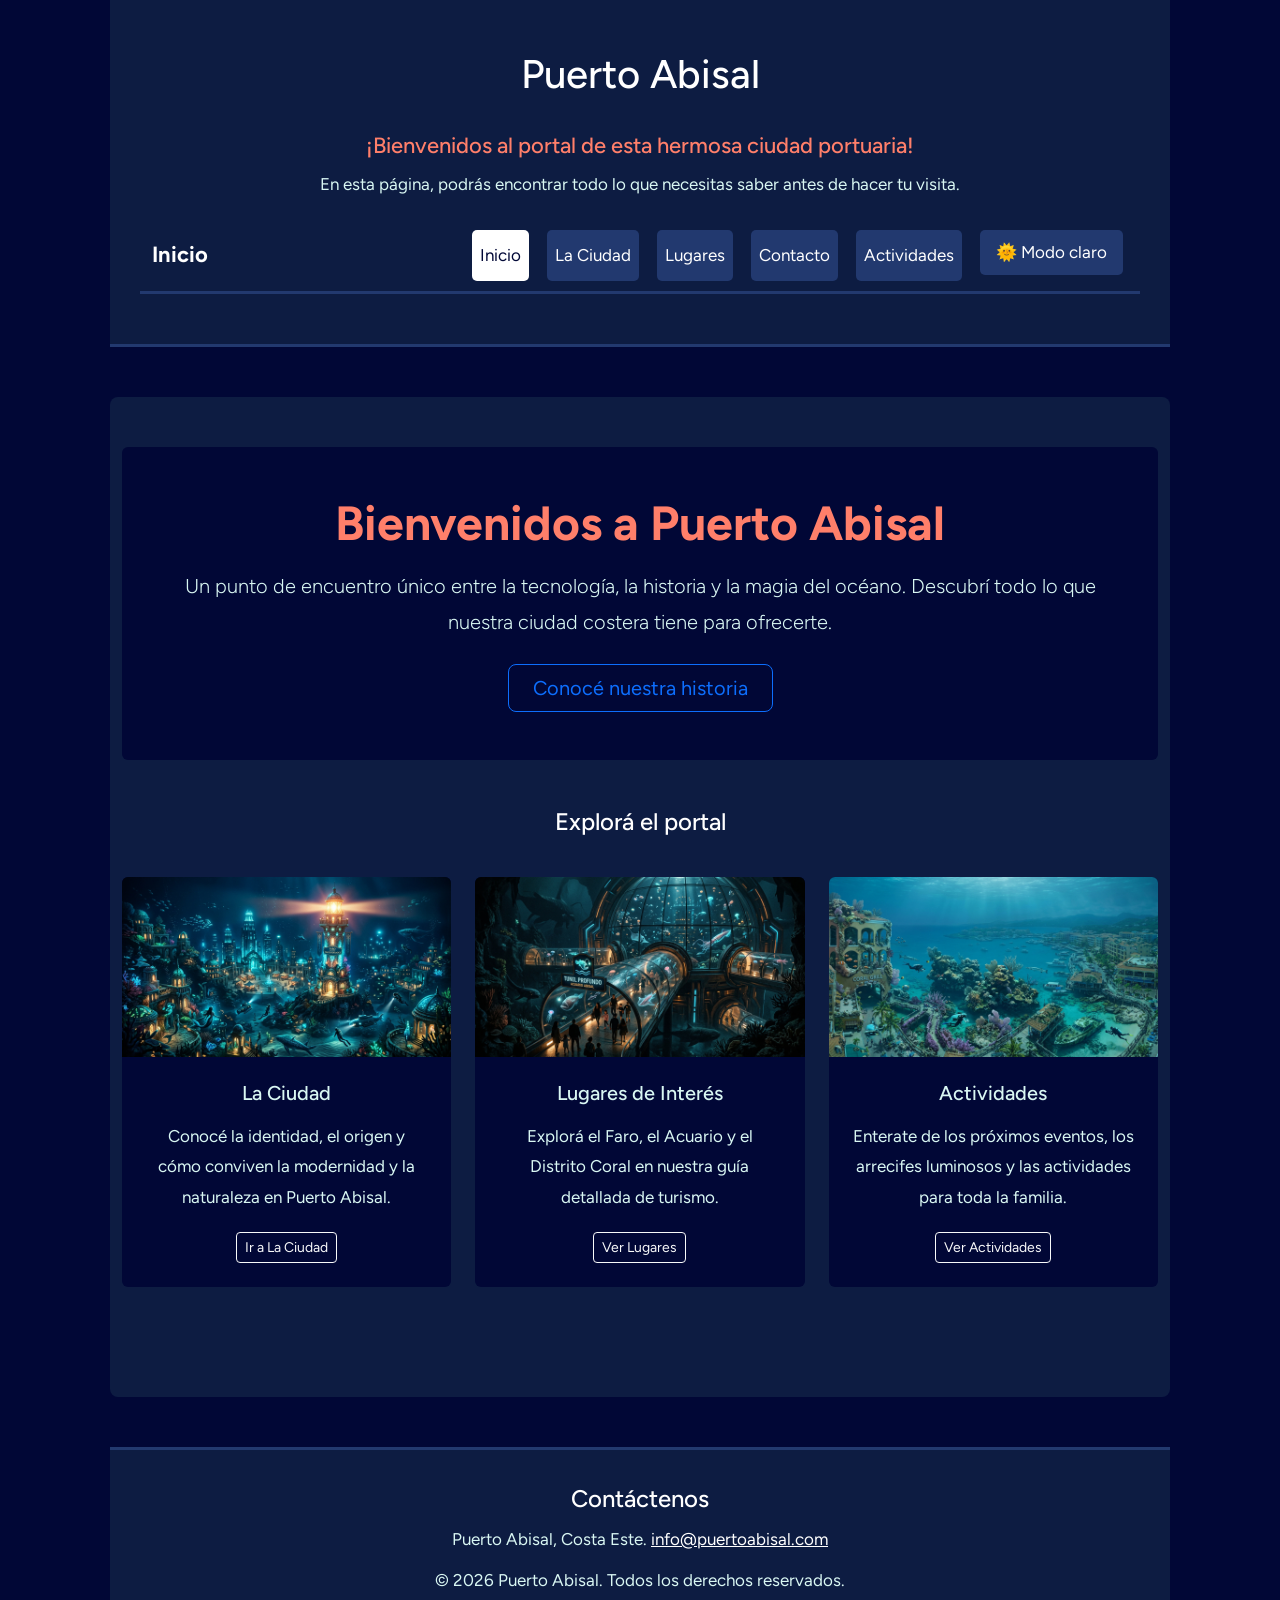
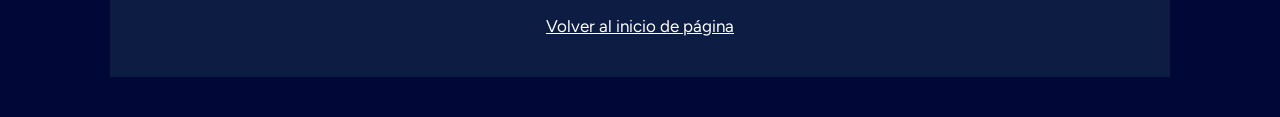
<file: index.html>
<!DOCTYPE html>
<html lang="es">
<head>
    <meta charset="UTF-8">
    <meta name="viewport" content="width=device-width, initial-scale=1.0">
    <link rel="preconnect" href="https://fonts.googleapis.com">
    <link rel="preconnect" href="https://fonts.gstatic.com" crossorigin>
    <link href="https://fonts.googleapis.com/css2?family=Figtree:ital,wght@0,300..900;1,300..900&display=swap" rel="stylesheet">
    <link href="https://cdn.jsdelivr.net/npm/bootstrap@5.3.3/dist/css/bootstrap.min.css" rel="stylesheet">
    <link rel="stylesheet" href="css/estilos.css">
    <title>Inicio - Puerto Abisal</title>
</head>

<body>

    <header>
        <h1>Puerto Abisal</h1>
        <h2>¡Bienvenidos al portal de esta hermosa ciudad portuaria!</h2>
        <p>En esta página, podrás encontrar todo lo que necesitas saber antes de hacer tu visita.</p>
        
        <nav class="navbar navbar-expand-lg navbar-dark bg-custom-navbar">
            <div class="container-fluid">
                <a class="navbar-brand">Inicio</a>
                <button class="navbar-toggler" type="button" data-bs-toggle="collapse" data-bs-target="#navbarNav" aria-controls="navbarNav" aria-expanded="false" aria-label="Toggle navigation">
                    <span class="navbar-toggler-icon"></span>
                </button>
                <div class="collapse navbar-collapse" id="navbarNav">
                    <ul class="navbar-nav ms-auto">
                        <li class="nav-item">
                            <a class="nav-link active" href="index.html">Inicio</a>
                        </li>
                        <li class="nav-item">
                            <a class="nav-link" href="ciudad.html">La Ciudad</a>
                        </li>
                        <li class="nav-item">
                            <a class="nav-link" href="lugares.html">Lugares</a>
                        </li>
                        <li class="nav-item">
                            <a class="nav-link" href="contacto.html">Contacto</a>
                        </li>
                        <li class="nav-item">
                            <a class="nav-link" href="actividades.html">Actividades</a>
                        </li>
                        <li class="nav-item">
                            <a class="nav-link btn btn-outline-primary px-3" id="boton-modo-claro">Modo Claro</a>
                        </li>
                    </ul>
                </div>
            </div>
        </nav>
    </header>

    <main class="container my-5">
        
        <!-- SECCIÓN HERO DE BIENVENIDA -->
        <section class="p-5 mb-5 rounded text-center tarjeta-abisal">
            <h2 class="display-5 fw-bold mb-3">Bienvenidos a Puerto Abisal</h2>
            <p class="lead mb-4">
                Un punto de encuentro único entre la tecnología, la historia y la magia del océano. Descubrí todo lo que nuestra ciudad costera tiene para ofrecerte.
            </p>
            <a href="ciudad.html" class="btn btn-outline-primary btn-lg px-4">Conocé nuestra historia</a>
        </section>

        <!-- ACCESOS DIRECTOS A LAS DEMÁS SECCIONES -->
        <section class="row g-4 text-center">
            <h3 class="mb-3">Explorá el portal</h3>
            
            <!-- Tarjeta 1: La Ciudad -->
            <div class="col-md-4">
                <div class="card h-100 tarjeta-abisal border-0">
                    <img src="Imagenes/FaroPuertoAbisal.jpg" class="card-img-top rounded-top" alt="Faro de Puerto Abisal">
                    <div class="card-body p-4 d-flex flex-column">
                        <h4 class="h5 mb-3">La Ciudad</h4>
                        <p class="card-text">Conocé la identidad, el origen y cómo conviven la modernidad y la naturaleza en Puerto Abisal.</p>
                        <a href="ciudad.html" class="btn btn-outline-light btn-sm mt-auto mx-auto">Ir a La Ciudad</a>
                    </div>
                </div>
            </div>

            <!-- Tarjeta 2: Lugares de Interés -->
            <div class="col-md-4">
                <div class="card h-100 tarjeta-abisal border-0">
                    <img src="Imagenes/AcuarioBisal.jpg" class="card-img-top rounded-top" alt="Acuario Abisal">
                    <div class="card-body p-4 d-flex flex-column">
                        <h4 class="h5 mb-3">Lugares de Interés</h4>
                        <p class="card-text">Explorá el Faro, el Acuario y el Distrito Coral en nuestra guía detallada de turismo.</p>
                        <a href="lugares.html" class="btn btn-outline-light btn-sm mt-auto mx-auto">Ver Lugares</a>
                    </div>
                </div>
            </div>

            <!-- Tarjeta 3: Actividades -->
            <div class="col-md-4">
                <div class="card h-100 tarjeta-abisal border-0">
                    <img src="Imagenes/Distritocoral.jpg" class="card-img-top rounded-top" alt="Distrito Coral">
                    <div class="card-body p-4 d-flex flex-column">
                        <h4 class="h5 mb-3">Actividades</h4>
                        <p class="card-text">Enterate de los próximos eventos, los arrecifes luminosos y las actividades para toda la familia.</p>
                        <a href="actividades.html" class="btn btn-outline-light btn-sm mt-auto mx-auto">Ver Actividades</a>
                    </div>
                </div>
            </div>
        </section>

    </main>

    <footer>
        <h3>Contáctenos</h3>
        <address>
            Puerto Abisal, Costa Este.
            <a href="mailto:info@puertoabisal.com">info@puertoabisal.com</a>
        </address>
        <p>© 2026 Puerto Abisal. Todos los derechos reservados.</p>
        <a href="#top">Volver al inicio de página</a>
    </footer>

    <script src="https://cdn.jsdelivr.net/npm/bootstrap@5.3.3/dist/js/bootstrap.bundle.min.js"></script>
    <script src="js/main.js"></script>
</body>
</html>
</file>
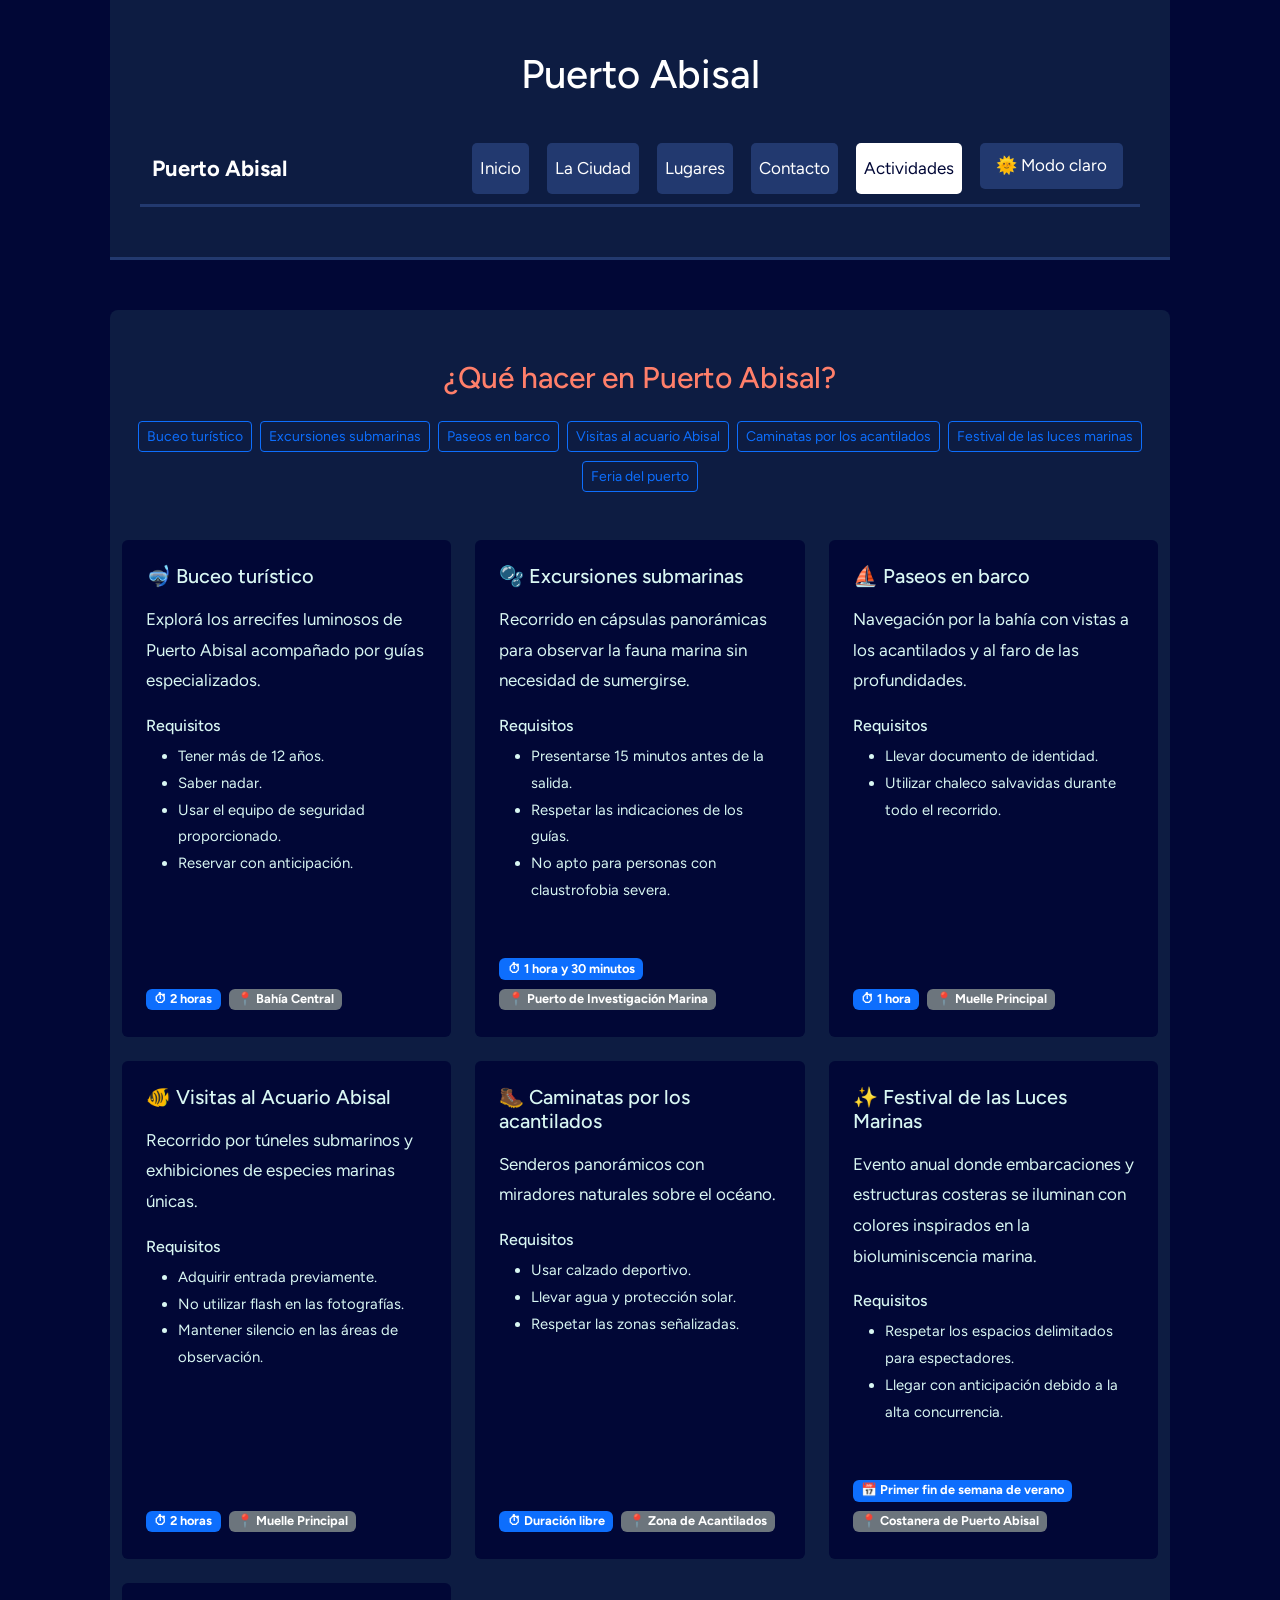
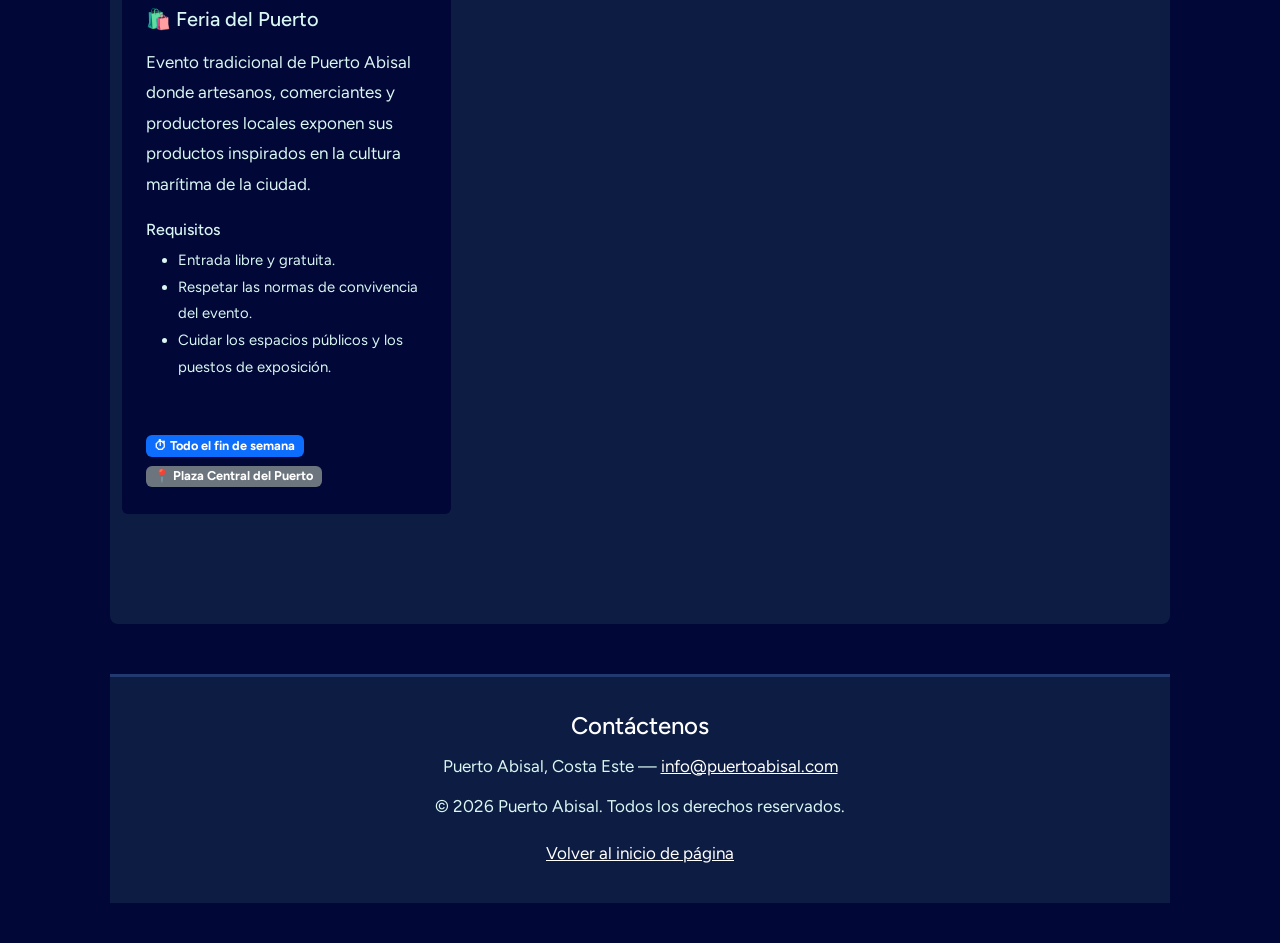
<file: actividades.html>
<!DOCTYPE html>
<html lang="es">
<head>
    <meta charset="UTF-8">
    <meta name="viewport" content="width=device-width, initial-scale=1.0">
    <link rel="preconnect" href="https://fonts.googleapis.com">
    <link rel="preconnect" href="https://fonts.gstatic.com" crossorigin>
    <link href="https://fonts.googleapis.com/css2?family=Figtree:ital,wght@0,300..900;1,300..900&display=swap" rel="stylesheet">
    <link href="https://cdn.jsdelivr.net/npm/bootstrap@5.3.3/dist/css/bootstrap.min.css" rel="stylesheet">
    <link rel="stylesheet" href="css/estilos.css">
    <title>Actividades - Puerto Abisal</title>
</head>

<body>
    <header>
        <h1>Puerto Abisal</h1>

        <nav class="navbar navbar-expand-lg navbar-dark bg-custom-navbar">
            <div class="container-fluid">
                <!-- Logo o Nombre de la marca -->
                <a class="navbar-brand" href="index.html">Puerto Abisal</a>

                <!-- Botón hamburguesa para celulares -->
                <button class="navbar-toggler" type="button" data-bs-toggle="collapse" data-bs-target="#navbarNav" aria-controls="navbarNav" aria-expanded="false" aria-label="Mostrar u ocultar el menú">
                    <span class="navbar-toggler-icon"></span>
                </button>

                <!-- Links del menú -->
                <div class="collapse navbar-collapse" id="navbarNav">
                    <ul class="navbar-nav ms-auto">
                        <li class="nav-item">
                            <a class="nav-link" href="index.html">Inicio</a>
                        </li>
                        <li class="nav-item">
                            <a class="nav-link" href="ciudad.html">La Ciudad</a>
                        </li>
                        <li class="nav-item">
                            <a class="nav-link" href="lugares.html">Lugares</a>
                        </li>
                        <li class="nav-item">
                            <a class="nav-link" href="contacto.html">Contacto</a>
                        </li>
                        <li class="nav-item">
                            <a class="nav-link active" href="actividades.html">Actividades</a>
                        </li>
                        <li class="nav-item">
                            <a class="nav-link btn btn-outline-primary px-3" id="boton-modo-claro">Modo Claro</a>
                        </li>
                    </ul>
                </div>
            </div>
        </nav>
    </header>

    <main class="container my-5">
        <h2 class="text-center mb-4">¿Qué hacer en Puerto Abisal?</h2>

        <!-- Índice de actividades -->
        <nav aria-label="Índice de actividades">
            <ul class="list-unstyled d-flex flex-wrap justify-content-center gap-2 mb-5">
                <li><a class="btn btn-outline-primary btn-sm" href="#buceo">Buceo turístico</a></li>
                <li><a class="btn btn-outline-primary btn-sm" href="#excursiones">Excursiones submarinas</a></li>
                <li><a class="btn btn-outline-primary btn-sm" href="#paseos">Paseos en barco</a></li>
                <li><a class="btn btn-outline-primary btn-sm" href="#acuario">Visitas al acuario Abisal</a></li>
                <li><a class="btn btn-outline-primary btn-sm" href="#caminatas">Caminatas por los acantilados</a></li>
                <li><a class="btn btn-outline-primary btn-sm" href="#festival">Festival de las luces marinas</a></li>
                <li><a class="btn btn-outline-primary btn-sm" href="#feria">Feria del puerto</a></li>
            </ul>
        </nav>

        <!-- Tarjetas de actividades -->
        <section class="row g-4">

            <!-- Buceo -->
            <div class="col-md-6 col-lg-4">
                <article class="card h-100 tarjeta-abisal border-0" id="buceo">
                    <div class="card-body p-4">
                        <h3 class="h5 mb-3">🤿 Buceo turístico</h3>
                        <p>Explorá los arrecifes luminosos de Puerto Abisal acompañado por guías especializados.</p>
                        <h4 class="h6">Requisitos</h4>
                        <ul class="small">
                            <li>Tener más de 12 años.</li>
                            <li>Saber nadar.</li>
                            <li>Usar el equipo de seguridad proporcionado.</li>
                            <li>Reservar con anticipación.</li>
                        </ul>
                    </div>
                    <div class="card-footer bg-transparent border-0 px-4 pb-4">
                        <span class="badge bg-primary me-1">⏱ 2 horas</span>
                        <span class="badge bg-secondary">📍 Bahía Central</span>
                    </div>
                </article>
            </div>

            <!-- Excursiones submarinas -->
            <div class="col-md-6 col-lg-4">
                <article class="card h-100 tarjeta-abisal border-0" id="excursiones">
                    <div class="card-body p-4">
                        <h3 class="h5 mb-3">🫧 Excursiones submarinas</h3>
                        <p>Recorrido en cápsulas panorámicas para observar la fauna marina sin necesidad de sumergirse.</p>
                        <h4 class="h6">Requisitos</h4>
                        <ul class="small">
                            <li>Presentarse 15 minutos antes de la salida.</li>
                            <li>Respetar las indicaciones de los guías.</li>
                            <li>No apto para personas con claustrofobia severa.</li>
                        </ul>
                    </div>
                    <div class="card-footer bg-transparent border-0 px-4 pb-4">
                        <span class="badge bg-primary me-1">⏱ 1 hora y 30 minutos</span>
                        <span class="badge bg-secondary">📍 Puerto de Investigación Marina</span>
                    </div>
                </article>
            </div>

            <!-- Paseos en barco -->
            <div class="col-md-6 col-lg-4">
                <article class="card h-100 tarjeta-abisal border-0" id="paseos">
                    <div class="card-body p-4">
                        <h3 class="h5 mb-3">⛵ Paseos en barco</h3>
                        <p>Navegación por la bahía con vistas a los acantilados y al faro de las profundidades.</p>
                        <h4 class="h6">Requisitos</h4>
                        <ul class="small">
                            <li>Llevar documento de identidad.</li>
                            <li>Utilizar chaleco salvavidas durante todo el recorrido.</li>
                        </ul>
                    </div>
                    <div class="card-footer bg-transparent border-0 px-4 pb-4">
                        <span class="badge bg-primary me-1">⏱ 1 hora</span>
                        <span class="badge bg-secondary">📍 Muelle Principal</span>
                    </div>
                </article>
            </div>

            <!-- Acuario -->
            <div class="col-md-6 col-lg-4">
                <article class="card h-100 tarjeta-abisal border-0" id="acuario">
                    <div class="card-body p-4">
                        <h3 class="h5 mb-3">🐠 Visitas al Acuario Abisal</h3>
                        <p>Recorrido por túneles submarinos y exhibiciones de especies marinas únicas.</p>
                        <h4 class="h6">Requisitos</h4>
                        <ul class="small">
                            <li>Adquirir entrada previamente.</li>
                            <li>No utilizar flash en las fotografías.</li>
                            <li>Mantener silencio en las áreas de observación.</li>
                        </ul>
                    </div>
                    <div class="card-footer bg-transparent border-0 px-4 pb-4">
                        <span class="badge bg-primary me-1">⏱ 2 horas</span>
                        <span class="badge bg-secondary">📍 Muelle Principal</span>
                    </div>
                </article>
            </div>

            <!-- Caminatas -->
            <div class="col-md-6 col-lg-4">
                <article class="card h-100 tarjeta-abisal border-0" id="caminatas">
                    <div class="card-body p-4">
                        <h3 class="h5 mb-3">🥾 Caminatas por los acantilados</h3>
                        <p>Senderos panorámicos con miradores naturales sobre el océano.</p>
                        <h4 class="h6">Requisitos</h4>
                        <ul class="small">
                            <li>Usar calzado deportivo.</li>
                            <li>Llevar agua y protección solar.</li>
                            <li>Respetar las zonas señalizadas.</li>
                        </ul>
                    </div>
                    <div class="card-footer bg-transparent border-0 px-4 pb-4">
                        <span class="badge bg-primary me-1">⏱ Duración libre</span>
                        <span class="badge bg-secondary">📍 Zona de Acantilados</span>
                    </div>
                </article>
            </div>

            <!-- Festival -->
            <div class="col-md-6 col-lg-4">
                <article class="card h-100 tarjeta-abisal border-0" id="festival">
                    <div class="card-body p-4">
                        <h3 class="h5 mb-3">✨ Festival de las Luces Marinas</h3>
                        <p>Evento anual donde embarcaciones y estructuras costeras se iluminan con colores inspirados en la bioluminiscencia marina.</p>
                        <h4 class="h6">Requisitos</h4>
                        <ul class="small">
                            <li>Respetar los espacios delimitados para espectadores.</li>
                            <li>Llegar con anticipación debido a la alta concurrencia.</li>
                        </ul>
                    </div>
                    <div class="card-footer bg-transparent border-0 px-4 pb-4">
                        <span class="badge bg-primary me-1">📅 Primer fin de semana de verano</span>
                        <span class="badge bg-secondary">📍 Costanera de Puerto Abisal</span>
                    </div>
                </article>
            </div>

            <!-- Feria -->
            <div class="col-md-6 col-lg-4">
                <article class="card h-100 tarjeta-abisal border-0" id="feria">
                    <div class="card-body p-4">
                        <h3 class="h5 mb-3">🛍️ Feria del Puerto</h3>
                        <p>Evento tradicional de Puerto Abisal donde artesanos, comerciantes y productores locales exponen sus productos inspirados en la cultura marítima de la ciudad.</p>
                        <h4 class="h6">Requisitos</h4>
                        <ul class="small">
                            <li>Entrada libre y gratuita.</li>
                            <li>Respetar las normas de convivencia del evento.</li>
                            <li>Cuidar los espacios públicos y los puestos de exposición.</li>
                        </ul>
                    </div>
                    <div class="card-footer bg-transparent border-0 px-4 pb-4">
                        <span class="badge bg-primary me-1">⏱ Todo el fin de semana</span>
                        <span class="badge bg-secondary">📍 Plaza Central del Puerto</span>
                    </div>
                </article>
            </div>

        </section>
    </main>

    <footer>
        <h3>Contáctenos</h3>
        <address>
            Puerto Abisal, Costa Este &mdash;
            <a href="mailto:info@puertoabisal.com">info@puertoabisal.com</a>
        </address>
        <p>&copy; 2026 Puerto Abisal. Todos los derechos reservados.</p>
        <a href="#top">Volver al inicio de página</a>
    </footer>

    <script src="https://cdn.jsdelivr.net/npm/bootstrap@5.3.3/dist/js/bootstrap.bundle.min.js"></script>
    <script src="js/main.js"></script>
</body>
</html>
</file>
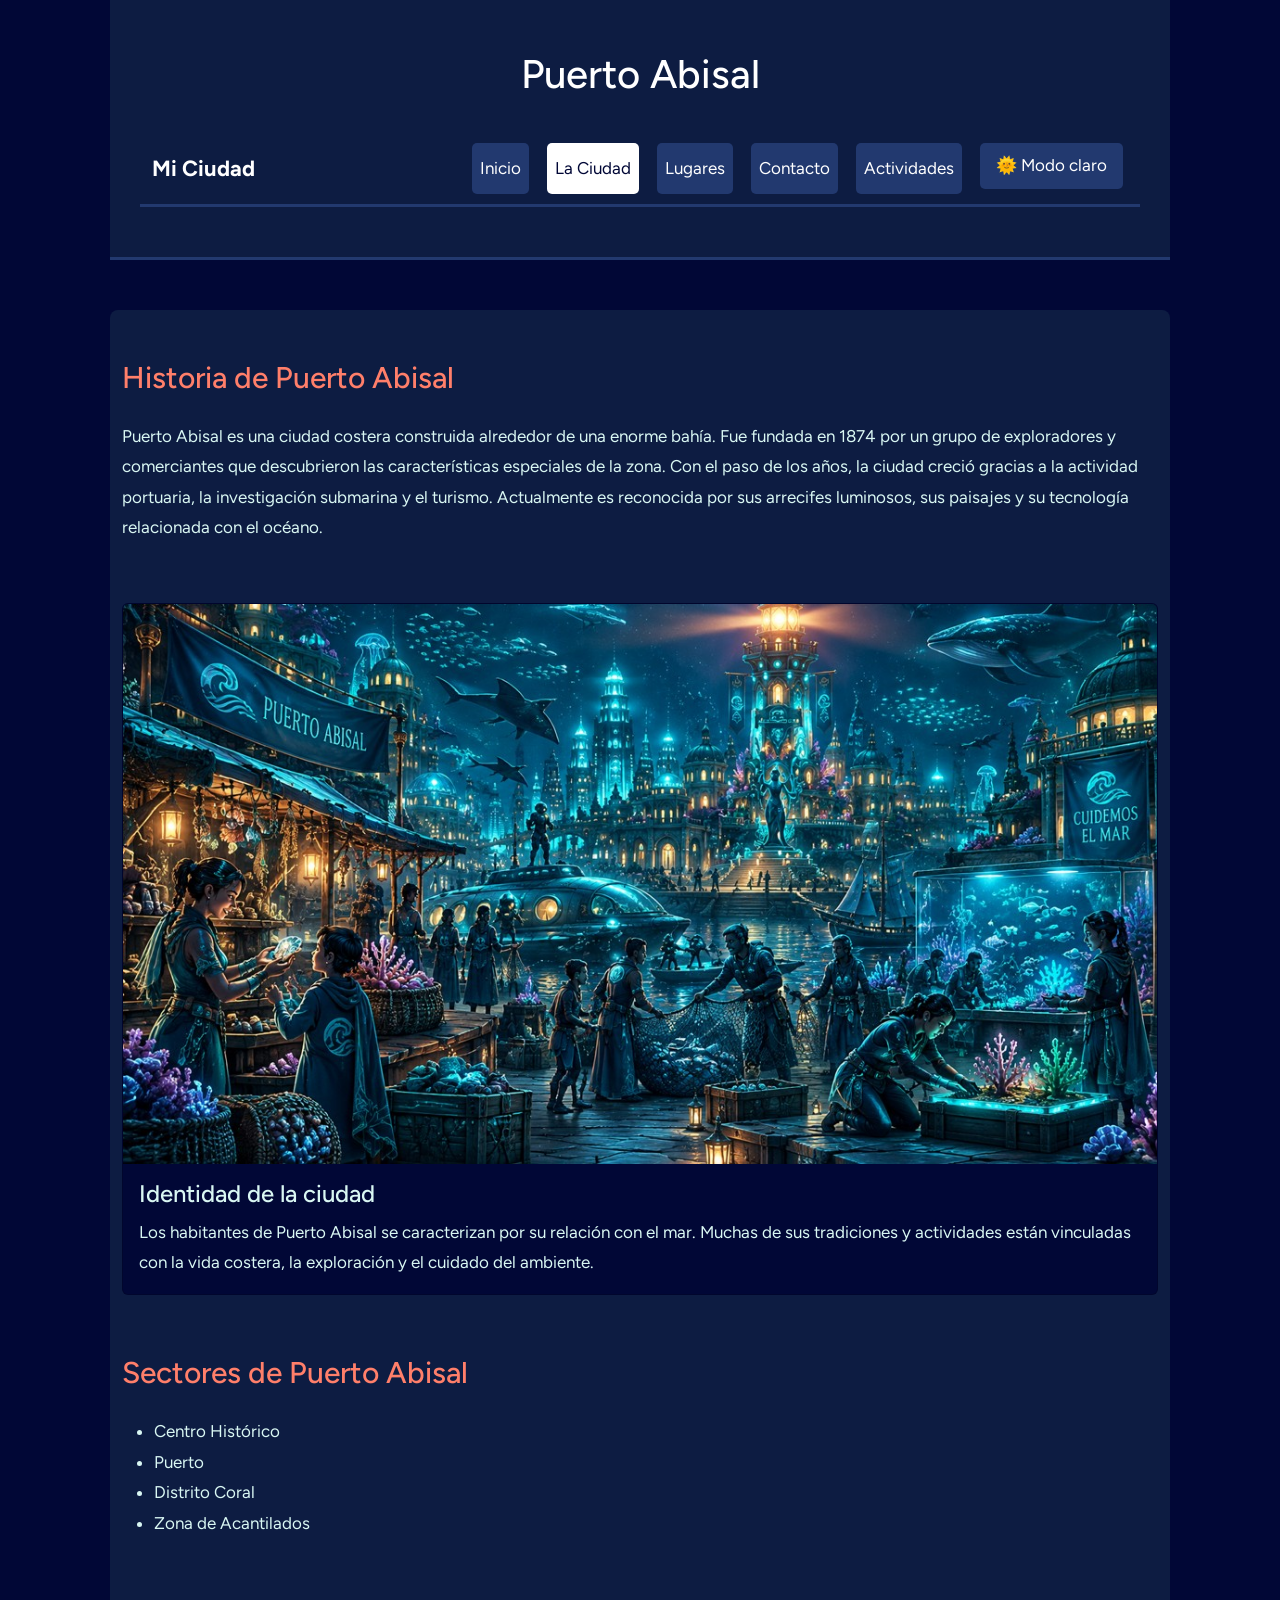
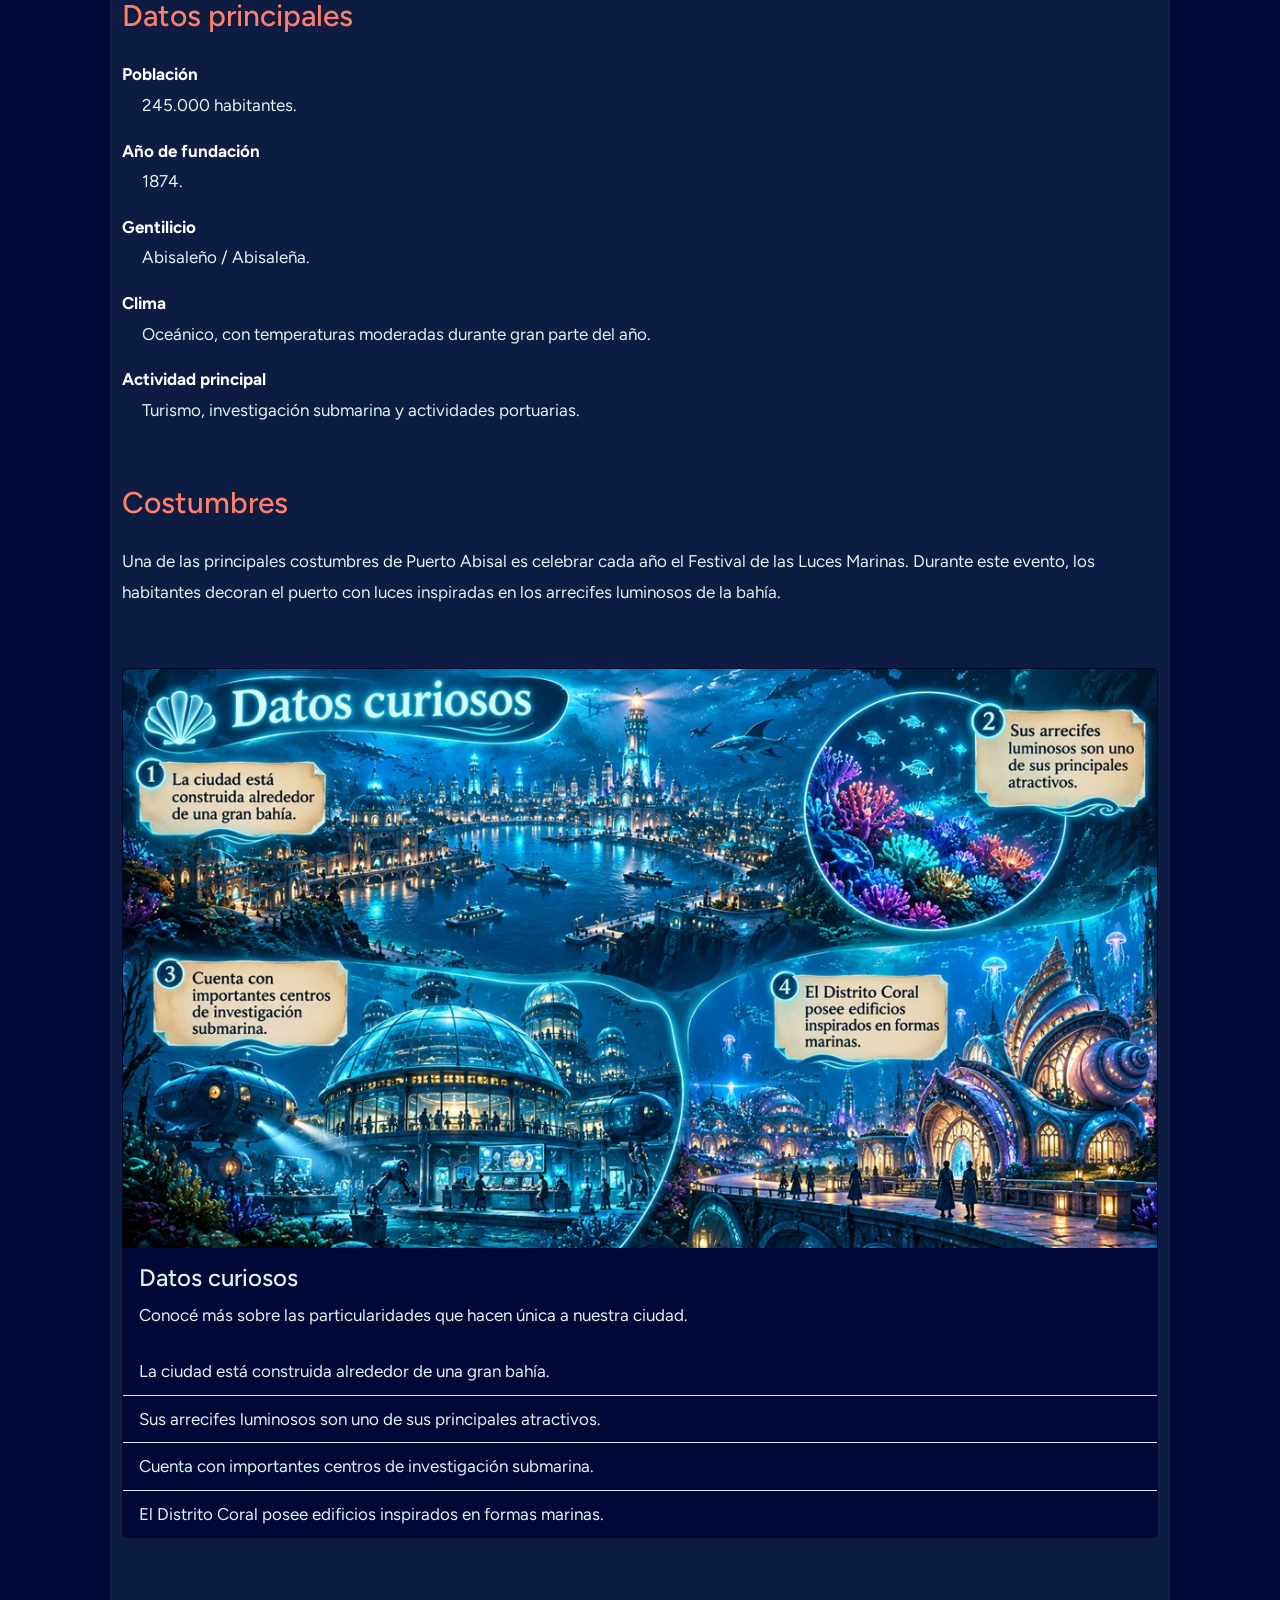
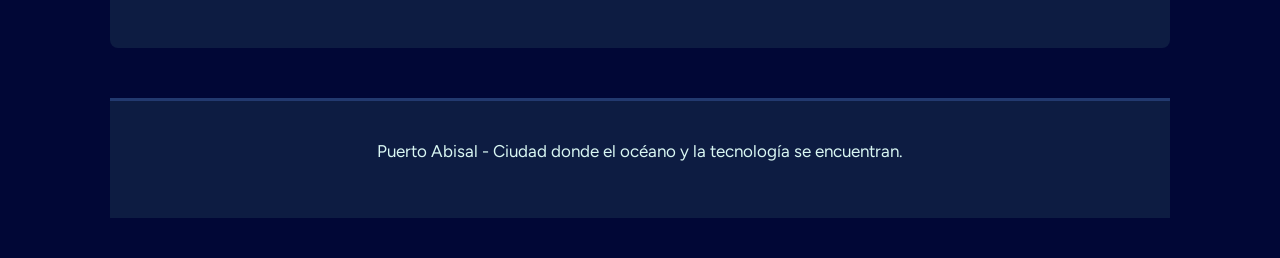
<file: ciudad.html>
<!DOCTYPE html>
<html lang="es">

<head>
    <meta charset="UTF-8">
    <link rel="preconnect" href="https://fonts.googleapis.com">
    <link rel="preconnect" href="https://fonts.gstatic.com" crossorigin>
    <meta name="viewport" content="width=device-width, initial-scale=1">
    <link href="https://fonts.googleapis.com/css2?family=Figtree:ital,wght@0,300..900;1,300..900&display=swap" rel="stylesheet">
    <link href="https://cdn.jsdelivr.net/npm/bootstrap@5.3.3/dist/css/bootstrap.min.css" rel="stylesheet">
    <link rel="stylesheet" href="css/estilos.css">

    <title>Puerto Abisal - Historia</title>
</head>

<body>

    <header>

        <h1>Puerto Abisal</h1>
        <nav class="navbar navbar-expand-lg navbar-dark bg-custom-navbar">
            <div class="container-fluid">
                <a class="navbar-brand">Mi Ciudad</a>

                <button class="navbar-toggler" type="button" data-bs-toggle="collapse" data-bs-target="#navbarNav" aria-controls="navbarNav" aria-expanded="false" aria-label="Toggle navigation">
                    <span class="navbar-toggler-icon"></span>
                </button>

                <div class="collapse navbar-collapse" id="navbarNav">
                    <ul class="navbar-nav ms-auto">
                        <li class="nav-item">
                            <a class="nav-link" href="index.html">Inicio</a>
                        </li>
                        <li class="nav-item">
                            <a class="nav-link active" href="ciudad.html">La Ciudad</a>
                        </li>
                        <li class="nav-item">
                            <a class="nav-link" href="lugares.html">Lugares</a>
                        </li>
                        <li class="nav-item">
                            <a class="nav-link" href="contacto.html">Contacto</a>
                        </li>
                        <li class="nav-item">
                            <a class="nav-link" href="actividades.html">Actividades</a>
                        </li>
                        <li class="nav-item">
                            <a class="nav-link btn btn-outline-primary px-3" id="boton-modo-claro">Modo Claro</a>
                        </li>
                    </ul>
                </div>
            </div>
        </nav>

    </header>

    <main class="container my-4">

        <section>
            <h2>Historia de Puerto Abisal</h2>
            <p>
                Puerto Abisal es una ciudad costera construida alrededor de una enorme bahía.
                Fue fundada en 1874 por un grupo de exploradores y comerciantes que descubrieron
                las características especiales de la zona.
                Con el paso de los años, la ciudad creció gracias a la actividad portuaria,
                la investigación submarina y el turismo. Actualmente es reconocida por sus
                arrecifes luminosos, sus paisajes y su tecnología relacionada con el océano.
            </p>
        </section>

        <section>
            <div class="card tarjeta-abisal">
                <img src="Imagenes/puertoabisal.jpg" class="card-img-top" alt="Puerto Abisal.">
                <div class="card-body">
                    <h3 class="card-title">Identidad de la ciudad</h3>
                    <p class="card-text">Los habitantes de Puerto Abisal se caracterizan por su relación con el mar. Muchas de sus tradiciones y actividades están vinculadas con la vida costera, la exploración y el cuidado del ambiente.</p>
                </div>
            </div>
        </section>

        <section>
            <h2>Sectores de Puerto Abisal</h2>

            <ul>
                <li>Centro Histórico</li>
                <li>Puerto</li>
                <li>Distrito Coral</li>
                <li>Zona de Acantilados</li>
            </ul>
        </section>

        <section>
            <h2>Datos principales</h2>
            <dl>
                <dt>Población</dt>
                <dd>245.000 habitantes.</dd>

                <dt>Año de fundación</dt>
                <dd>1874.</dd>

                <dt>Gentilicio</dt>
                <dd>Abisaleño / Abisaleña.</dd>

                <dt>Clima</dt>
                <dd>Oceánico, con temperaturas moderadas durante gran parte del año.</dd>

                <dt>Actividad principal</dt>
                <dd>Turismo, investigación submarina y actividades portuarias.</dd>
            </dl>
        </section>

        <section>
            <h2>Costumbres</h2>

            <p>
                Una de las principales costumbres de Puerto Abisal es celebrar cada año
                el Festival de las Luces Marinas. Durante este evento, los habitantes
                decoran el puerto con luces inspiradas en los arrecifes luminosos de la bahía.
            </p>

        </section>

        <section>
            <div class="card tarjeta-abisal">
                <img src="Imagenes/datoscuriosos.jpg" class="card-img-top" alt="Datos curiosos de Puerto Abisal.">
                <div class="card-body">
                    <h3 class="card-title">Datos curiosos</h3>
                    <p class="card-text">Conocé más sobre las particularidades que hacen única a nuestra ciudad.</p>
                </div>
                <ul class="list-group list-group-flush">
                    <li class="list-group-item">La ciudad está construida alrededor de una gran bahía.</li>
                    <li class="list-group-item">Sus arrecifes luminosos son uno de sus principales atractivos.</li>
                    <li class="list-group-item">Cuenta con importantes centros de investigación submarina.</li>
                    <li class="list-group-item">El Distrito Coral posee edificios inspirados en formas marinas.</li>
                </ul>
            </div>
        </section>

    </main>

    <footer>
        <p>Puerto Abisal - Ciudad donde el océano y la tecnología se encuentran.</p>
    </footer>

    <script src="https://cdn.jsdelivr.net/npm/bootstrap@5.3.3/dist/js/bootstrap.bundle.min.js"></script>
    <script src="js/main.js"></script>
</body>

</html>
</file>
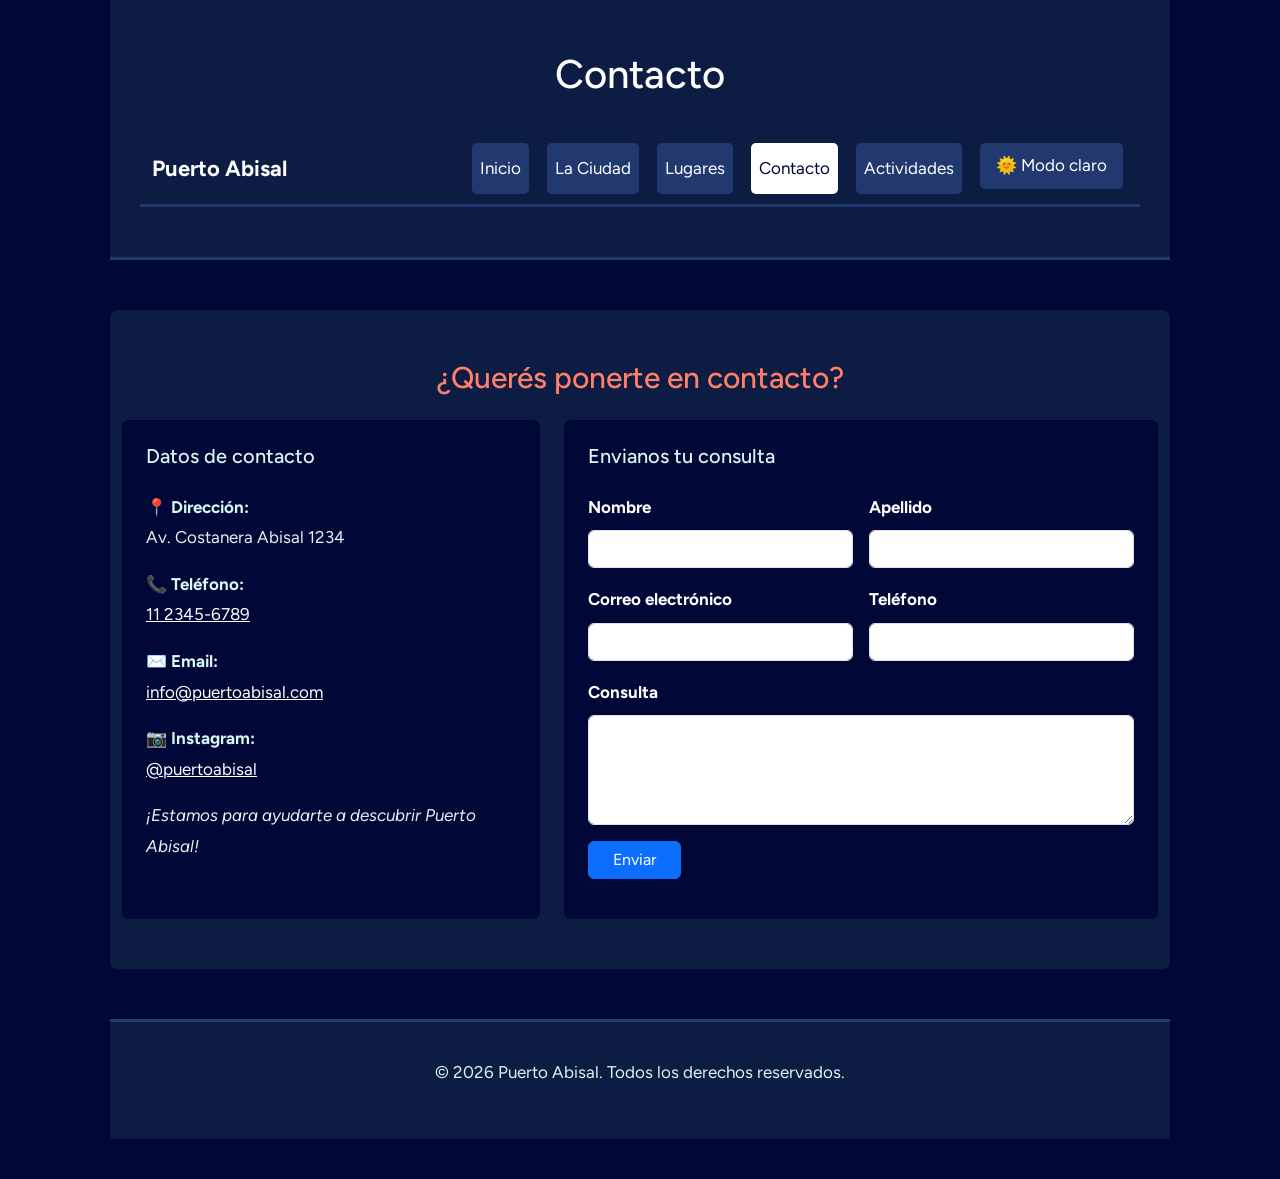
<file: contacto.html>
<!DOCTYPE html>
<html lang="es">
<head>
    <meta charset="UTF-8">
    <link rel="preconnect" href="https://fonts.googleapis.com">
    <link rel="preconnect" href="https://fonts.gstatic.com" crossorigin>
    <link href="https://fonts.googleapis.com/css2?family=Figtree:ital,wght@0,300..900;1,300..900&display=swap" rel="stylesheet">
    <link href="https://cdn.jsdelivr.net/npm/bootstrap@5.3.3/dist/css/bootstrap.min.css" rel="stylesheet">
    <link rel="stylesheet" href="css/estilos.css">
    <meta name="viewport" content="width=device-width, initial-scale=1.0">
    <title>Contacto - Puerto Abisal</title>
</head>
<body>
    <header>
        <h1>Contacto</h1>

        <nav class="navbar navbar-expand-lg navbar-dark bg-custom-navbar">
            <div class="container-fluid">
                <a class="navbar-brand">Puerto Abisal</a>

                <button class="navbar-toggler" type="button" data-bs-toggle="collapse" data-bs-target="#navbarNav" aria-controls="navbarNav" aria-expanded="false" aria-label="Toggle navigation">
                    <span class="navbar-toggler-icon"></span>
                </button>

                <div class="collapse navbar-collapse" id="navbarNav">
                    <ul class="navbar-nav ms-auto">
                        <li class="nav-item">
                            <a class="nav-link" href="index.html">Inicio</a>
                        </li>
                        <li class="nav-item">
                            <a class="nav-link" href="ciudad.html">La Ciudad</a>
                        </li>
                        <li class="nav-item">
                            <a class="nav-link" href="lugares.html">Lugares</a>
                        </li>
                        <li class="nav-item">
                            <a class="nav-link active" href="contacto.html">Contacto</a>
                        </li>
                        <li class="nav-item">
                            <a class="nav-link" href="actividades.html">Actividades</a>
                        </li>
                        <li class="nav-item">
                            <a class="nav-link btn btn-outline-primary px-3" id="boton-modo-claro">Modo Claro</a>
                        </li>
                    </ul>
                </div>
            </div>
        </nav>
    </header>

    <main class="container my-5">
        <h2 class="mb-4 text-center">¿Querés ponerte en contacto?</h2>

        <div class="row g-4">
            <div class="col-lg-5">
                <div class="card h-100 tarjeta-abisal border-0 p-4">
                    <h3 class="h5 mb-4">Datos de contacto</h3>

                    <p class="mb-3">📍 <strong>Dirección:</strong><br>Av. Costanera Abisal 1234</p>

                    <p class="mb-3">📞 <strong>Teléfono:</strong><br><a href="tel:1123456789">11 2345-6789</a></p>

                    <p class="mb-3">✉️ <strong>Email:</strong><br>
                        <a href="mailto:info@puertoabisal.com">info@puertoabisal.com</a>
                    </p>

                    <p class="mb-3">📷 <strong>Instagram:</strong><br>
                        <a href="https://www.instagram.com/puertoabisal/" target="_blank" rel="noopener noreferrer">@puertoabisal</a>
                    </p>

                    <p class="mb-0"><em>¡Estamos para ayudarte a descubrir Puerto Abisal!</em></p>
                </div>
            </div>

            <div class="col-lg-7">
                <div class="card h-100 tarjeta-abisal border-0 p-4">
                    <h3 class="h5 mb-4">Envianos tu consulta</h3>

                    <form id="formContacto" novalidate>
                        <div class="row g-3">
                            <div class="col-md-6">
                                <label for="nombre" class="form-label">Nombre</label>
                                <input type="text" class="form-control" id="nombre">
                                <span class="error" id="errorNombre"></span>
                            </div>

                            <div class="col-md-6">
                                <label for="apellido" class="form-label">Apellido</label>
                                <input type="text" class="form-control" id="apellido">
                                <span class="error" id="errorApellido"></span>
                            </div>

                            <div class="col-md-6">
                                <label for="email" class="form-label">Correo electrónico</label>
                                <input type="email" class="form-control" id="email">
                                <span class="error" id="errorEmail"></span>
                            </div>

                            <div class="col-md-6">
                                <label for="telefono" class="form-label">Teléfono</label>
                                <input type="tel" class="form-control" id="telefono">
                                <span class="error" id="errorTelefono"></span>
                            </div>

                            <div class="col-12">
                                <label for="consulta" class="form-label">Consulta</label>
                                <textarea class="form-control" id="consulta" rows="4"></textarea>
                                <span class="error" id="errorConsulta"></span>
                            </div>

                            <div class="col-12">
                                <button type="submit" class="btn btn-primary px-4">Enviar</button>
                                <p id="exito" class="exito mt-3 mb-0"></p>
                            </div>
                        </div>
                    </form>
                </div>
            </div>
        </div>
    </main>

    <footer>
        <p>© 2026 Puerto Abisal. Todos los derechos reservados.</p>
    </footer>

    <script src="https://cdn.jsdelivr.net/npm/bootstrap@5.3.3/dist/js/bootstrap.bundle.min.js"></script>
    <script src="js/main.js"></script>
</body>
</html>
</file>
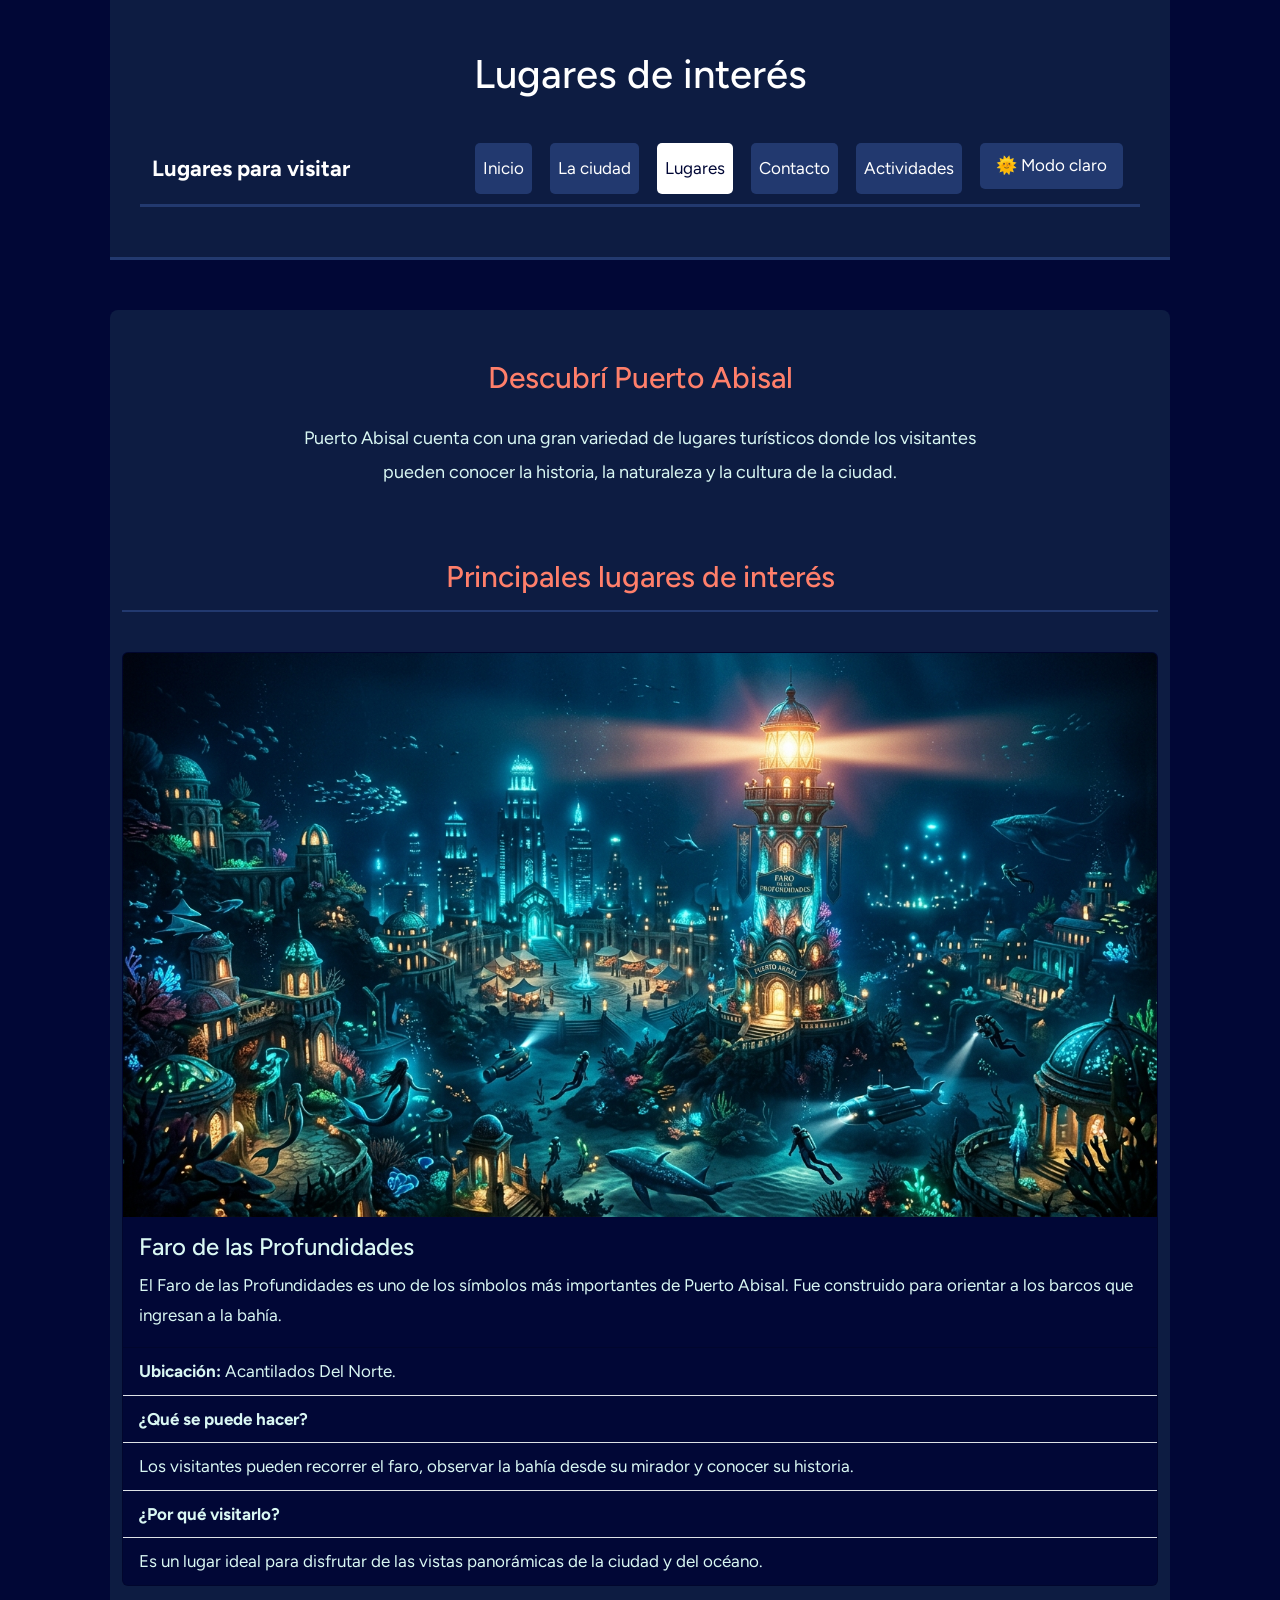
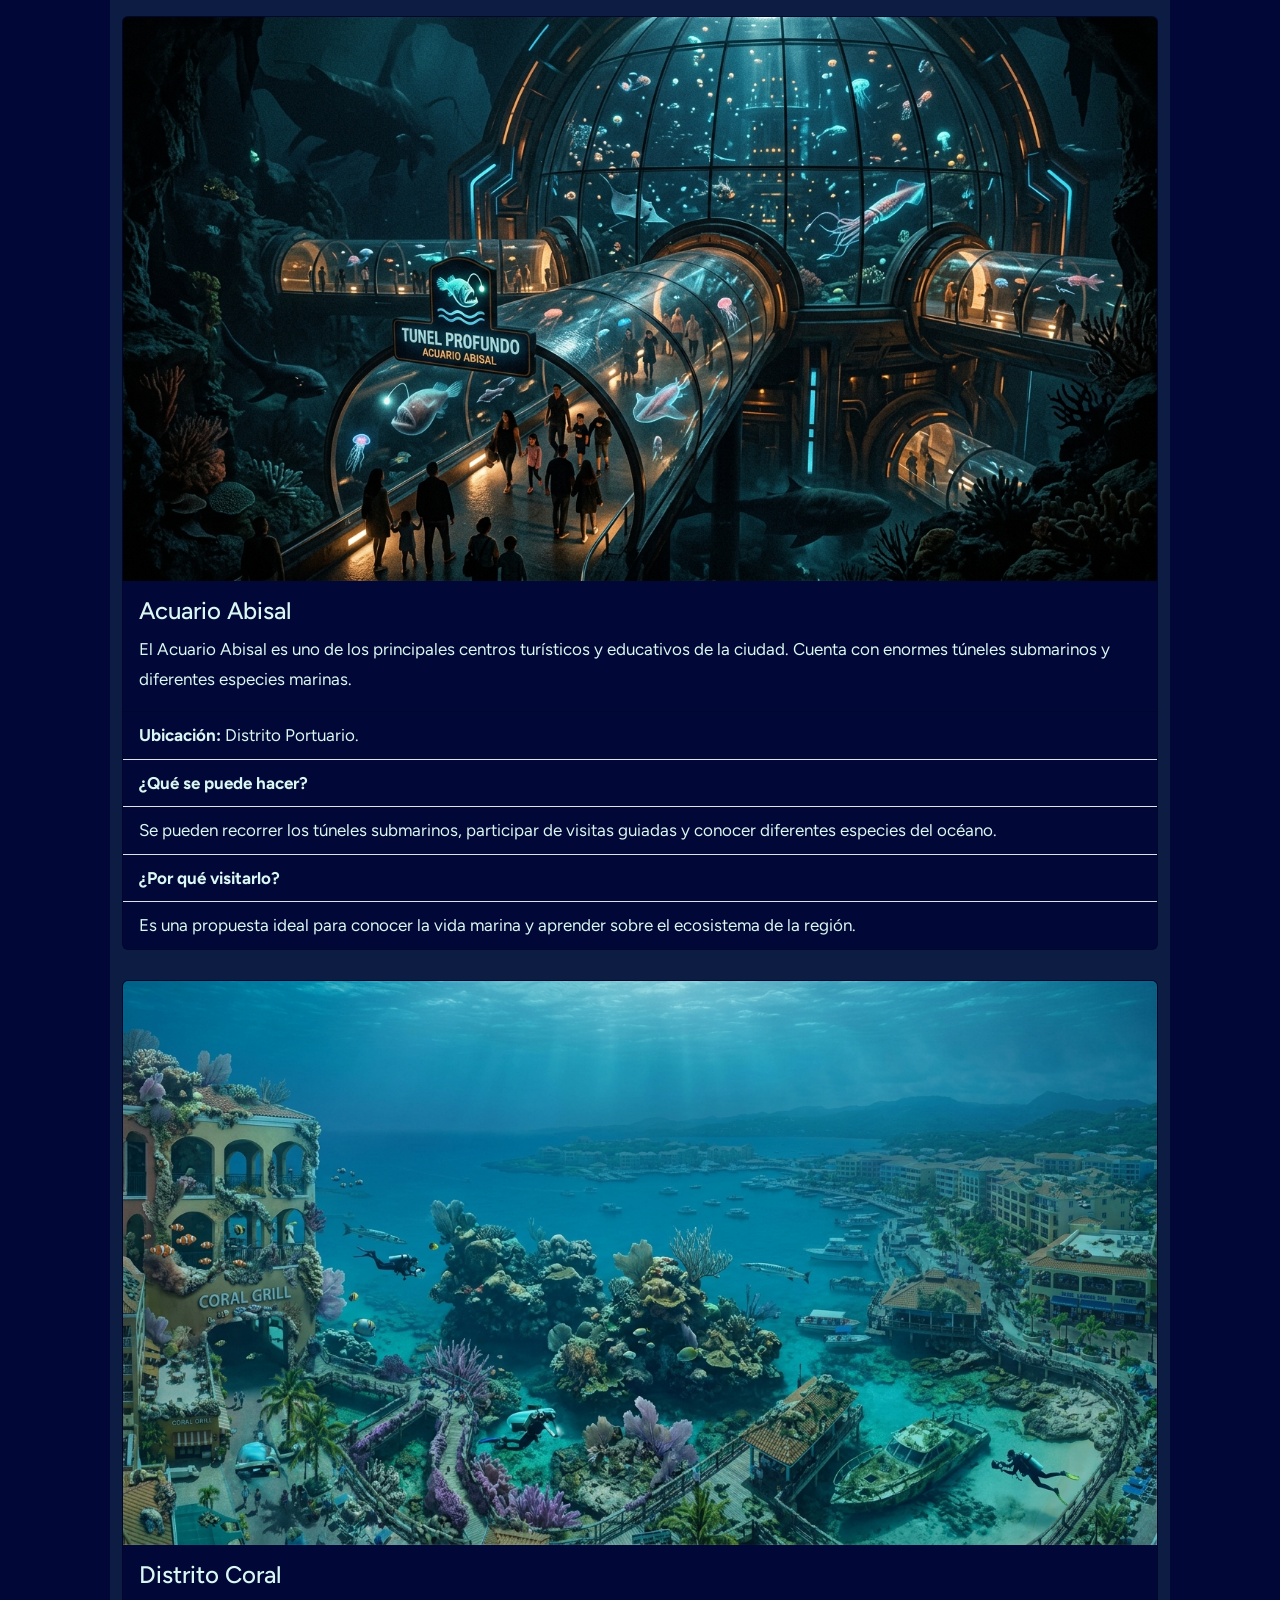
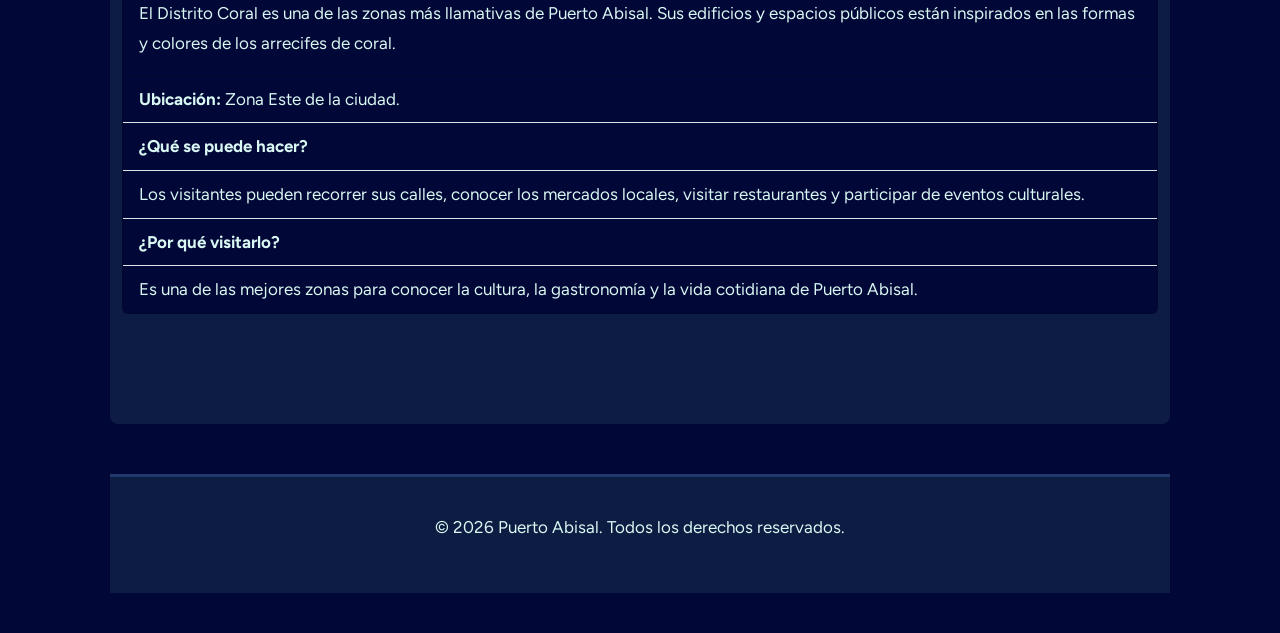
<file: lugares.html>
<!DOCTYPE html>
<html lang="es">
<head>
    <meta charset="UTF-8">
    <meta name="viewport" content="width=device-width, initial-scale=1.0">
    <link rel="preconnect" href="https://fonts.googleapis.com">
    <link rel="preconnect" href="https://fonts.gstatic.com" crossorigin>
    <link href="https://fonts.googleapis.com/css2?family=Figtree:ital,wght@0,300..900;1,300..900&display=swap" rel="stylesheet">
    <link href="https://cdn.jsdelivr.net/npm/bootstrap@5.3.3/dist/css/bootstrap.min.css" rel="stylesheet">
    <link rel="stylesheet" href="css/estilos.css">
    <title>Lugares de interés - Puerto Abisal</title>
</head>

<body>

    <header>
        <h1>Lugares de interés</h1>

        <nav class="navbar navbar-expand-lg navbar-dark bg-custom-navbar">
            <div class="container-fluid">
                <a class="navbar-brand">Lugares para visitar</a>
                <button class="navbar-toggler" type="button" data-bs-toggle="collapse" data-bs-target="#navbarNav" aria-controls="navbarNav" aria-expanded="false" aria-label="Toggle navigation">
                    <span class="navbar-toggler-icon"></span>
                </button>

                <div class="collapse navbar-collapse" id="navbarNav">
                    <ul class="navbar-nav ms-auto">
                        <li class="nav-item">
                            <a class="nav-link" href="index.html">Inicio</a>
                        </li>
                        <li class="nav-item">
                            <a class="nav-link" href="ciudad.html">La ciudad</a>
                        </li>
                        <li class="nav-item">
                            <a class="nav-link active" aria-current="page" href="lugares.html">Lugares</a>
                        </li>
                        <li class="nav-item">
                            <a class="nav-link" href="contacto.html">Contacto</a>
                        </li>
                        <li class="nav-item">
                            <a class="nav-link" href="actividades.html">Actividades</a>
                        </li>
                        <li class="nav-item">
                            <a class="nav-link btn btn-outline-primary px-3" id="boton-modo-claro">Modo Claro</a>
                        </li>
                    </ul>
                </div>
            </div>
        </nav>
    </header>

    <main class="container my-5">

        <section class="intro">
            <h2>Descubrí Puerto Abisal</h2>

            <p>
                Puerto Abisal cuenta con una gran variedad de lugares
                turísticos donde los visitantes pueden conocer la historia,
                la naturaleza y la cultura de la ciudad.
            </p>
        </section>

        <section id="lugares-principales">

            <h2>Principales lugares de interés</h2>

            <article>
                <div class="card tarjeta-abisal">
                    <img src="Imagenes/FaroPuertoAbisal.jpg" class="card-img-top" alt="Faro de las Profundidades">
                    <div class="card-body">
                        <h3 class="card-title">Faro de las Profundidades</h3>
                        <p class="card-text">El Faro de las Profundidades es uno de los símbolos más importantes de Puerto Abisal. Fue construido para orientar a los barcos que ingresan a la bahía.</p>
                    </div>
                    <ul class="list-group list-group-flush">
                        <li class="list-group-item"><strong>Ubicación:</strong> Acantilados Del Norte.</li>
                        <li class="list-group-item"><strong>¿Qué se puede hacer?</strong></li>
                        <li class="list-group-item">Los visitantes pueden recorrer el faro, observar la bahía desde su mirador y conocer su historia.</li>
                        <li class="list-group-item"><strong>¿Por qué visitarlo?</strong></li>
                        <li class="list-group-item">Es un lugar ideal para disfrutar de las vistas panorámicas de la ciudad y del océano.</li>
                    </ul>
                </div>
            </article>

            <article>
                <div class="card tarjeta-abisal">
                    <img src="Imagenes/AcuarioBisal.jpg" class="card-img-top" alt="Acuario Abisal">
                    <div class="card-body">
                        <h3 class="card-title">Acuario Abisal</h3>
                        <p class="card-text">El Acuario Abisal es uno de los principales centros turísticos y educativos de la ciudad. Cuenta con enormes túneles submarinos y diferentes especies marinas.</p>
                    </div>
                    <ul class="list-group list-group-flush">
                        <li class="list-group-item"><strong>Ubicación:</strong> Distrito Portuario.</li>
                        <li class="list-group-item"><strong>¿Qué se puede hacer?</strong></li>
                        <li class="list-group-item">Se pueden recorrer los túneles submarinos, participar de visitas guiadas y conocer diferentes especies del océano.</li>
                        <li class="list-group-item"><strong>¿Por qué visitarlo?</strong></li>
                        <li class="list-group-item">Es una propuesta ideal para conocer la vida marina y aprender sobre el ecosistema de la región.</li>
                    </ul>
                </div>
            </article>

            <article>
                <div class="card tarjeta-abisal">
                    <img src="Imagenes/Distritocoral.jpg" class="card-img-top" alt="Muelle principal">
                    <div class="card-body">
                        <h3 class="card-title">Distrito Coral</h3>
                        <p class="card-text">El Distrito Coral es una de las zonas más llamativas de Puerto Abisal. Sus edificios y espacios públicos están inspirados en las formas y colores de los arrecifes de coral.</p>
                    </div>
                    <ul class="list-group list-group-flush">
                        <li class="list-group-item"><strong>Ubicación:</strong> Zona Este de la ciudad.</li>
                        <li class="list-group-item"><strong>¿Qué se puede hacer?</strong></li>
                        <li class="list-group-item">Los visitantes pueden recorrer sus calles, conocer los mercados locales, visitar restaurantes y participar de eventos culturales.</li>
                        <li class="list-group-item"><strong>¿Por qué visitarlo?</strong></li>
                        <li class="list-group-item">Es una de las mejores zonas para conocer la cultura, la gastronomía y la vida cotidiana de Puerto Abisal.</li>
                    </ul>
                </div>
            </article>

        </section>

    </main>

    <footer>
        <p>© 2026 Puerto Abisal. Todos los derechos reservados.</p>
    </footer>

    <script src="https://cdn.jsdelivr.net/npm/bootstrap@5.3.3/dist/js/bootstrap.bundle.min.js"></script>
    <script src="js/main.js"></script>
</body>
</html>
</file>
<file: css/estilos.css>
/* =========================
   VARIABLES DE COLORES
   ========================= */

:root {
    --color-fondo: #010736;
    --color-principal: #0D1C42;
    --color-acento: #22396F;
    --color-luminoso: white;
    --color-coral: #FF7F6A;
    --color-texto: #D9F7F3;
    --color-blanco: #FFFFFF;
    --color-error: #FF7777;
    --color-exito: #2a9d4a;
}

/* Reset Básico */

* {
    box-sizing: border-box;
    margin: 0;
    padding: 0;
}

/* Modo claro */

body.white-mode {
    --color-fondo: #F4F6FA;
    --color-principal: #FFFFFF;
    --color-acento: #D9E2F2;
    --color-luminoso: #0D1C42;
    --color-coral: #E85D4A;
    --color-texto: #263653;
    --color-blanco: #0D1C42;
    --color-error: #B3261E;
    --color-exito: #187A35;
}

/* =========================
   CLASES PROPIAS
   ========================= */

.tarjeta-abisal {
    background-color: var(--color-fondo);
    color: var(--color-texto);
}

.list-group-item {
    background-color: var(--color-fondo);
    color: var(--color-texto);
}

/* Introducción centrada y angosta */

.intro {
    max-width: 700px;
    margin: 0 auto 70px;
    text-align: center;
    font-size: 18px;
    line-height: 1.9;
}

/* Título de la sección de lugares */

#lugares-principales > h2 {
    text-align: center;
    margin-bottom: 40px;
    padding-bottom: 15px;
    border-bottom: 2px solid var(--color-acento);
}

/* Separación entre las cards */

#lugares-principales article {
    position: relative;
    margin: 30px 0;
}

/* Formulario de contacto */

.error {
    color: var(--color-error);
    font-size: 0.85rem;
    display: block;
}

.exito {
    color: var(--color-exito);
    font-weight: bold;
    display: block;
}

form label {
    display: block;
    margin-bottom: 5px;
    color: var(--color-luminoso);
    font-weight: bold;
}

form button {
    padding: 12px 25px;
    border: none;
    border-radius: 6px;
    background-color: var(--color-acento);
    color: var(--color-blanco);
    cursor: pointer;
    transition: background-color 0.3s ease;
}

form button:hover {
    background-color: var(--color-coral);
    color: var(--color-fondo);
}

/* =========================
   CUERPO DE LA PÁGINA
   ========================= */

body {
    font-family: 'Figtree', sans-serif;
    font-size: 17px;
    line-height: 1.8;
    background-color: var(--color-fondo);
    color: var(--color-texto);
    max-width: 1100px;
    margin: 0 auto;
    padding: 0 20px 40px;
}

/* =========================
   JERARQUÍA DE ENCABEZADOS
   ========================= */

h1 {
    color: var(--color-luminoso);
    font-size: 40px;
    margin-bottom: 25px;
}

h2 {
    color: var(--color-coral);
    font-size: 30px;
    margin-bottom: 25px;
}

h3 {
    color: var(--color-blanco);
    font-size: 24px;
    margin-bottom: 15px;
}

/* =========================
   ENCABEZADO
   ========================= */

header {
    background-color: var(--color-principal);
    padding: 50px 30px;
    margin-bottom: 50px;
    text-align: center;
    border-bottom: 3px solid var(--color-acento);
}

header h1 {
    margin-bottom: 35px;
}

header h2 {
    font-size: 22px;
    margin-bottom: 10px;
}

header p {
    margin-bottom: 20px;
}

/* =========================
   CONTENIDO PRINCIPAL
   ========================= */

main {
    background-color: var(--color-principal);
    padding: 50px;
    border-radius: 8px;
}

main > h2 {
    margin-bottom: 25px;
}

/* =========================
   SECCIONES
   ========================= */

section {
    margin-bottom: 60px;
}

section h2 {
    margin-bottom: 25px;
}

section h3 {
    margin-bottom: 15px;
}

section p {
    margin-bottom: 20px;
}

article h4 {
    color: var(--color-luminoso);
    font-size: 20px;
    margin-bottom: 8px;
}

/* =========================
   ENLACES
   ========================= */

main a,
footer a {
    color: var(--color-luminoso);
}

main a:hover,
footer a:hover {
    color: var(--color-coral);
}

/* =========================
   LISTA DE DEFINICIONES
   ========================= */

dl {
    margin: 25px 0;
}

dt {
    color: var(--color-luminoso);
    font-weight: bold;
    margin-top: 15px;
}

dd {
    margin-left: 20px;
}

/* =========================
   PIE DE PÁGINA
   ========================= */

footer {
    background-color: var(--color-principal);
    margin-top: 50px;
    padding: 35px 25px;
    text-align: center;
    border-top: 3px solid var(--color-acento);
}

footer h3 {
    margin-bottom: 10px;
}

footer address {
    margin-bottom: 10px;
}

/* =========================
   BOOTSTRAP: NAVBAR
   ========================= */

.bg-custom-navbar {
    position: sticky;
    top: 0;
    z-index: 1020;
    background-color: var(--color-principal);
    border-bottom: 3px solid var(--color-acento);
}

.navbar-nav .nav-link {
    color: var(--color-blanco) !important;
    background-color: var(--color-acento);
    padding: 10px 18px;
    border-radius: 5px;
    margin: 2px 5px;
    text-decoration: none;
    transition: background-color 0.3s ease, color 0.3s ease;
}

.navbar-nav .nav-link:hover,
.navbar-nav .nav-link.active {
    background-color: var(--color-luminoso);
    color: var(--color-fondo) !important;
    text-decoration: none;
}

.navbar-brand {
    color: var(--color-luminoso) !important;
    font-weight: bold;
    font-size: 22px;
}

/* =========================
   FLEXBOX DEL MENÚ
   ========================= */

.navbar-nav {
    display: flex;
    flex-wrap: wrap;
    gap: 8px;
}

/* =========================
   ADAPTACIÓN PARA CELULARES
   ========================= */

@media (max-width: 600px) {

    body {
        padding: 0 10px 30px;
    }

    h1 {
        font-size: 30px;
    }

    h2 {
        font-size: 24px;
    }

    h3 {
        font-size: 20px;
    }

    header {
        padding: 30px 10px;
    }

    header h2 {
        font-size: 18px;
    }

    main {
        padding: 30px 20px;
    }
}
</file>
